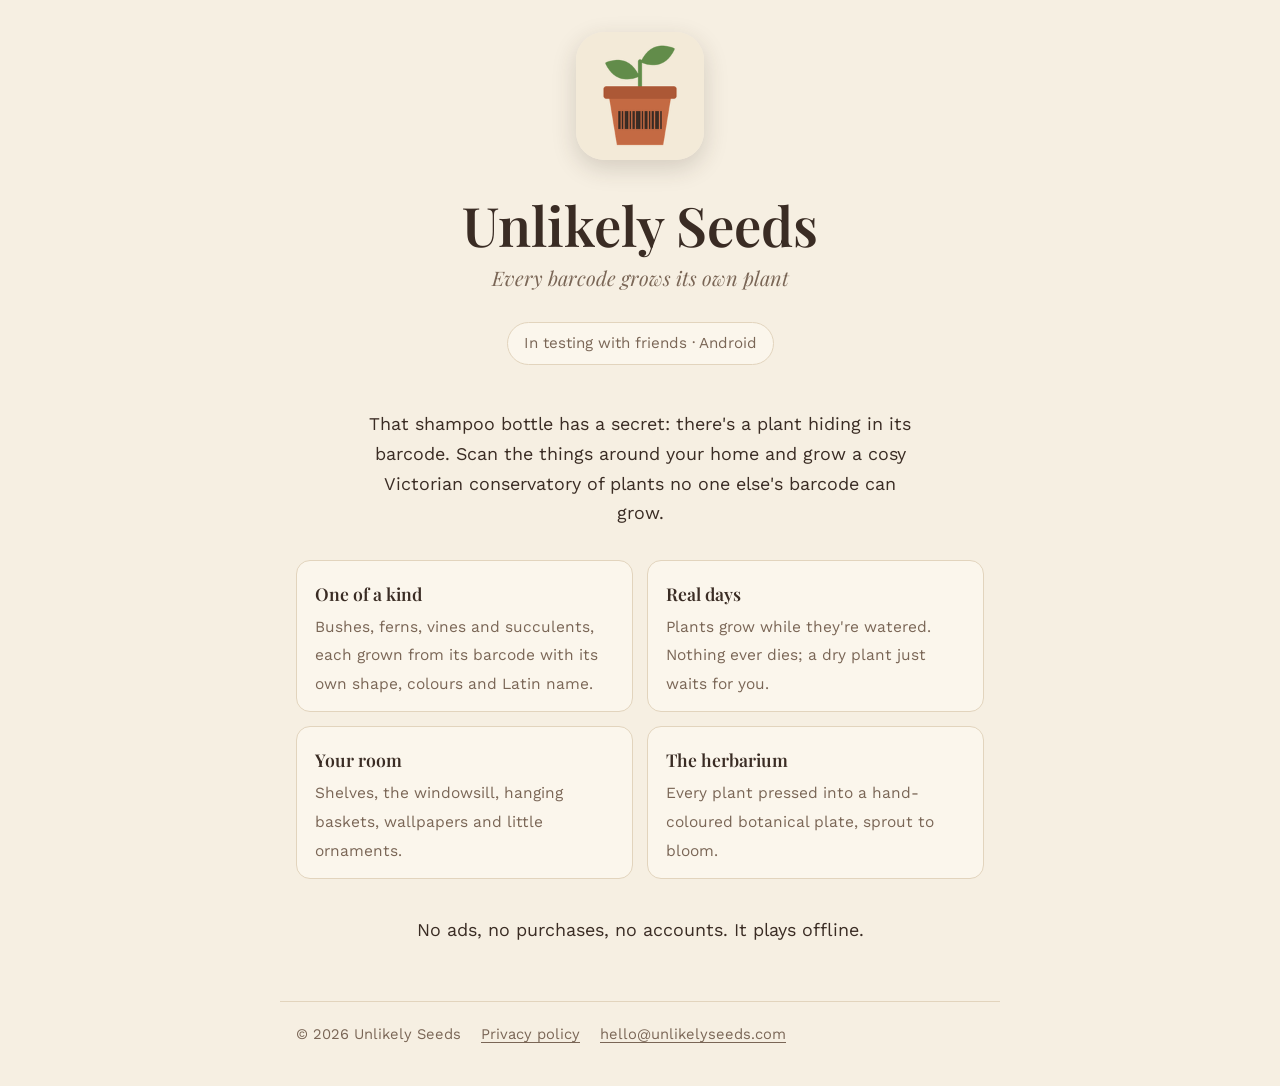
<file: index.html>
<!doctype html>
<html lang="en">
<head>
<meta charset="utf-8">
<meta name="viewport" content="width=device-width, initial-scale=1">
<title>Unlikely Seeds</title>
<meta name="description" content="A cosy garden game where every barcode grows its own plant.">
<meta property="og:title" content="Unlikely Seeds">
<meta property="og:description" content="A cosy garden game where every barcode grows its own plant.">
<meta property="og:image" content="https://www.unlikelyseeds.com/images/feature-graphic.png">
<meta name="theme-color" content="#f6efe2">
<link rel="icon" type="image/png" href="/images/favicon-32.png">
<link rel="apple-touch-icon" href="/images/apple-touch-icon.png">
<link rel="stylesheet" href="/style.css">
</head>
<body>
<main>
  <section class="hero">
    <img src="/images/icon-192.png" alt="">
    <h1>Unlikely Seeds</h1>
    <p class="tagline">Every barcode grows its own plant</p>
    <span class="badge">In testing with friends · Android</span>
  </section>

  <p class="lede">That shampoo bottle has a secret: there's a plant hiding in its barcode. Scan the things around your home and grow a cosy Victorian conservatory of plants no one else's barcode can grow.</p>

  <ul class="features">
    <li><strong>One of a kind</strong><span>Bushes, ferns, vines and succulents, each grown from its barcode with its own shape, colours and Latin name.</span></li>
    <li><strong>Real days</strong><span>Plants grow while they're watered. Nothing ever dies; a dry plant just waits for you.</span></li>
    <li><strong>Your room</strong><span>Shelves, the windowsill, hanging baskets, wallpapers and little ornaments.</span></li>
    <li><strong>The herbarium</strong><span>Every plant pressed into a hand-coloured botanical plate, sprout to bloom.</span></li>
  </ul>

  <p class="lede">No ads, no purchases, no accounts. It plays offline.</p>
</main>
<footer>
  <span>© 2026 Unlikely Seeds</span>
  <a href="/privacy/">Privacy policy</a>
  <a href="mailto:hello@unlikelyseeds.com">hello@unlikelyseeds.com</a>
</footer>
</body>
</html>
</file>
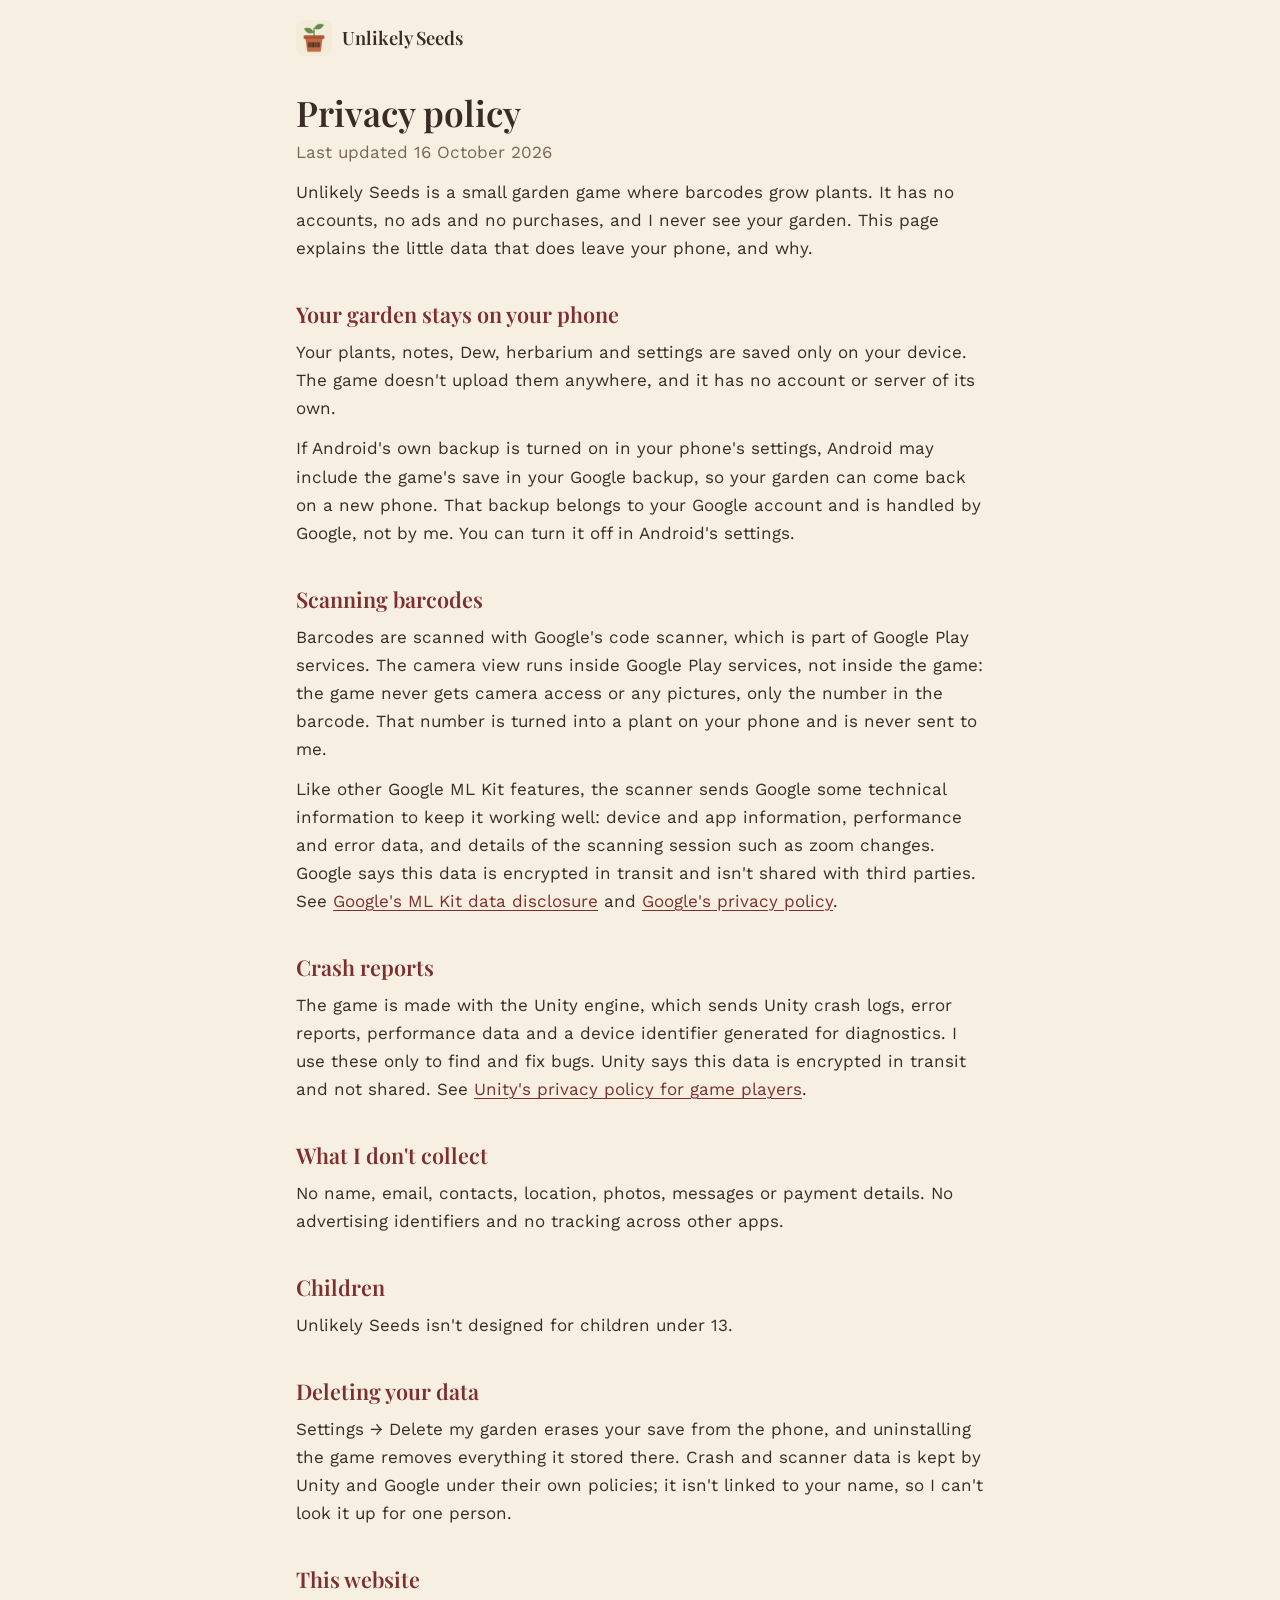
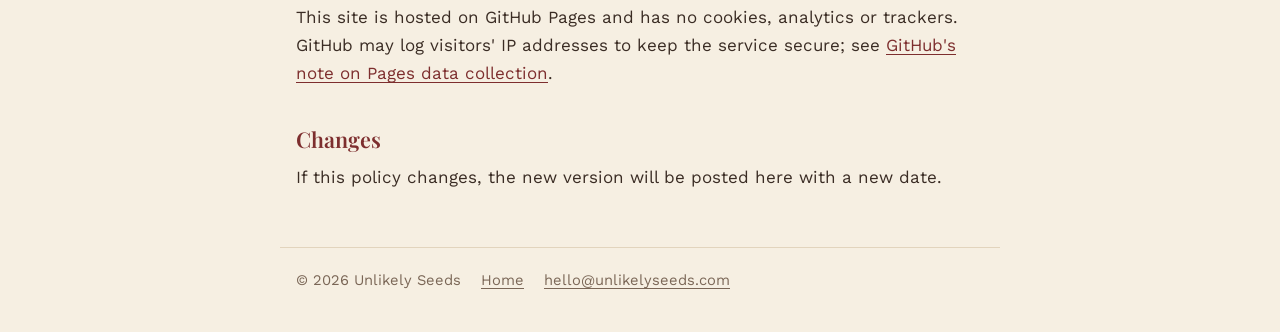
<file: privacy/index.html>
<!doctype html>
<html lang="en">
<head>
<meta charset="utf-8">
<meta name="viewport" content="width=device-width, initial-scale=1">
<title>Privacy policy · Unlikely Seeds</title>
<meta name="description" content="What data Unlikely Seeds collects, and why.">
<meta name="theme-color" content="#f6efe2">
<link rel="icon" type="image/png" href="/images/favicon-32.png">
<link rel="apple-touch-icon" href="/images/apple-touch-icon.png">
<link rel="stylesheet" href="/style.css">
</head>
<body>
<header class="nav"><a class="home" href="/"><img src="/images/icon-192.png" alt="">Unlikely Seeds</a></header>
<main class="policy">
<h1>Privacy policy</h1>
<p class="date">Last updated 16 October 2026</p>

<p>Unlikely Seeds is a small garden game where barcodes grow plants. It has no accounts, no ads and no purchases, and I never see your garden. This page explains the little data that does leave your phone, and why.</p>

<h2>Your garden stays on your phone</h2>
<p>Your plants, notes, Dew, herbarium and settings are saved only on your device. The game doesn't upload them anywhere, and it has no account or server of its own.</p>
<p>If Android's own backup is turned on in your phone's settings, Android may include the game's save in your Google backup, so your garden can come back on a new phone. That backup belongs to your Google account and is handled by Google, not by me. You can turn it off in Android's settings.</p>

<h2>Scanning barcodes</h2>
<p>Barcodes are scanned with Google's code scanner, which is part of Google Play services. The camera view runs inside Google Play services, not inside the game: the game never gets camera access or any pictures, only the number in the barcode. That number is turned into a plant on your phone and is never sent to me.</p>
<p>Like other Google ML Kit features, the scanner sends Google some technical information to keep it working well: device and app information, performance and error data, and details of the scanning session such as zoom changes. Google says this data is encrypted in transit and isn't shared with third parties. See <a href="https://developers.google.com/ml-kit/android-data-disclosure">Google's ML Kit data disclosure</a> and <a href="https://policies.google.com/privacy">Google's privacy policy</a>.</p>

<h2>Crash reports</h2>
<p>The game is made with the Unity engine, which sends Unity crash logs, error reports, performance data and a device identifier generated for diagnostics. I use these only to find and fix bugs. Unity says this data is encrypted in transit and not shared. See <a href="https://unity.com/legal/game-player-and-app-user-privacy-policy">Unity's privacy policy for game players</a>.</p>

<h2>What I don't collect</h2>
<p>No name, email, contacts, location, photos, messages or payment details. No advertising identifiers and no tracking across other apps.</p>

<h2>Children</h2>
<p>Unlikely Seeds isn't designed for children under 13.</p>

<h2>Deleting your data</h2>
<p>Settings → Delete my garden erases your save from the phone, and uninstalling the game removes everything it stored there. Crash and scanner data is kept by Unity and Google under their own policies; it isn't linked to your name, so I can't look it up for one person.</p>

<h2>This website</h2>
<p>This site is hosted on GitHub Pages and has no cookies, analytics or trackers. GitHub may log visitors' IP addresses to keep the service secure; see <a href="https://docs.github.com/en/pages/getting-started-with-github-pages/about-github-pages#data-collection">GitHub's note on Pages data collection</a>.</p>

<h2>Changes</h2>
<p>If this policy changes, the new version will be posted here with a new date.</p>
</main>
<footer>
  <span>© 2026 Unlikely Seeds</span>
  <a href="/">Home</a>
  <a href="mailto:hello@unlikelyseeds.com">hello@unlikelyseeds.com</a>
</footer>
</body>
</html>
</file>
<file: style.css>
@font-face { font-family: "Playfair Display"; src: url("/fonts/PlayfairDisplay-SemiBold.ttf") format("truetype"); font-weight: 600; font-display: swap; }
@font-face { font-family: "Playfair Display"; src: url("/fonts/PlayfairDisplay-Italic.ttf") format("truetype"); font-weight: 400; font-style: italic; font-display: swap; }
@font-face { font-family: "Work Sans"; src: url("/fonts/WorkSans-Regular.ttf") format("truetype"); font-weight: 400; font-display: swap; }
@font-face { font-family: "Work Sans"; src: url("/fonts/WorkSans-SemiBold.ttf") format("truetype"); font-weight: 600; font-display: swap; }

:root {
  --bg: #f6efe2;
  --card: #fbf6ec;
  --ink: #3a2c24;
  --muted: #7a6656;
  --accent: #7d2e2e;
  --clay: #c46a43;
  --sage: #628c4a;
  --rule: #e2d4bd;
}
@media (prefers-color-scheme: dark) {
  :root {
    --bg: #211915;
    --card: #2a201b;
    --ink: #efe4d2;
    --muted: #b9a68f;
    --accent: #e09a8a;
    --clay: #d9845f;
    --sage: #8fb878;
    --rule: #3d3029;
  }
}

* { box-sizing: border-box; }
html { -webkit-text-size-adjust: 100%; }
body {
  margin: 0;
  background: var(--bg);
  color: var(--ink);
  font: 400 17px/1.65 "Work Sans", system-ui, sans-serif;
}
main, header, footer { max-width: 720px; margin: 0 auto; padding: 0 16px; }
a { color: var(--accent); text-underline-offset: 3px; }
h1, h2 { font-family: "Playfair Display", Georgia, serif; font-weight: 600; line-height: 1.2; }
h2 { font-size: 1.35rem; margin: 40px 0 10px; color: var(--accent); }
p, li { margin: 0 0 12px; }

.nav { display: flex; align-items: center; gap: 12px; padding-top: 20px; padding-bottom: 20px; }
.nav a.home { display: flex; align-items: center; gap: 10px; text-decoration: none; color: var(--ink); font-family: "Playfair Display", Georgia, serif; font-weight: 600; font-size: 1.15rem; }
.nav img { width: 36px; height: 36px; border-radius: 9px; }

.hero { text-align: center; padding: 32px 0 8px; }
.hero img { width: 128px; height: 128px; border-radius: 28px; box-shadow: 0 8px 24px rgb(58 44 36 / 0.18); }
.hero h1 { font-size: clamp(2.4rem, 9vw, 3.4rem); margin: 24px 0 4px; }
.tagline { font-family: "Playfair Display", Georgia, serif; font-style: italic; font-size: 1.25rem; color: var(--muted); margin-bottom: 28px; }
.badge { display: inline-block; padding: 8px 16px; border: 1px solid var(--rule); border-radius: 999px; background: var(--card); color: var(--muted); font-size: 0.95rem; }

.lede { font-size: 1.12rem; text-align: center; margin: 36px auto 8px; max-width: 560px; }

.features { display: grid; grid-template-columns: 1fr; gap: 14px; margin: 32px 0; padding: 0; list-style: none; }
@media (min-width: 560px) { .features { grid-template-columns: 1fr 1fr; } }
.features li { margin: 0; padding: 18px 18px 14px; background: var(--card); border: 1px solid var(--rule); border-radius: 14px; }
.features strong { display: block; font-family: "Playfair Display", Georgia, serif; font-weight: 600; font-size: 1.1rem; margin-bottom: 4px; color: var(--ink); }
.features span { color: var(--muted); font-size: 0.97rem; }

.policy .date { color: var(--muted); margin-top: -4px; }
.policy h1 { font-size: 2.2rem; margin: 16px 0 8px; }

footer { border-top: 1px solid var(--rule); margin-top: 56px; padding-top: 20px; padding-bottom: 40px; color: var(--muted); font-size: 0.92rem; display: flex; flex-wrap: wrap; gap: 6px 20px; }
footer a { color: var(--muted); }
</file>
